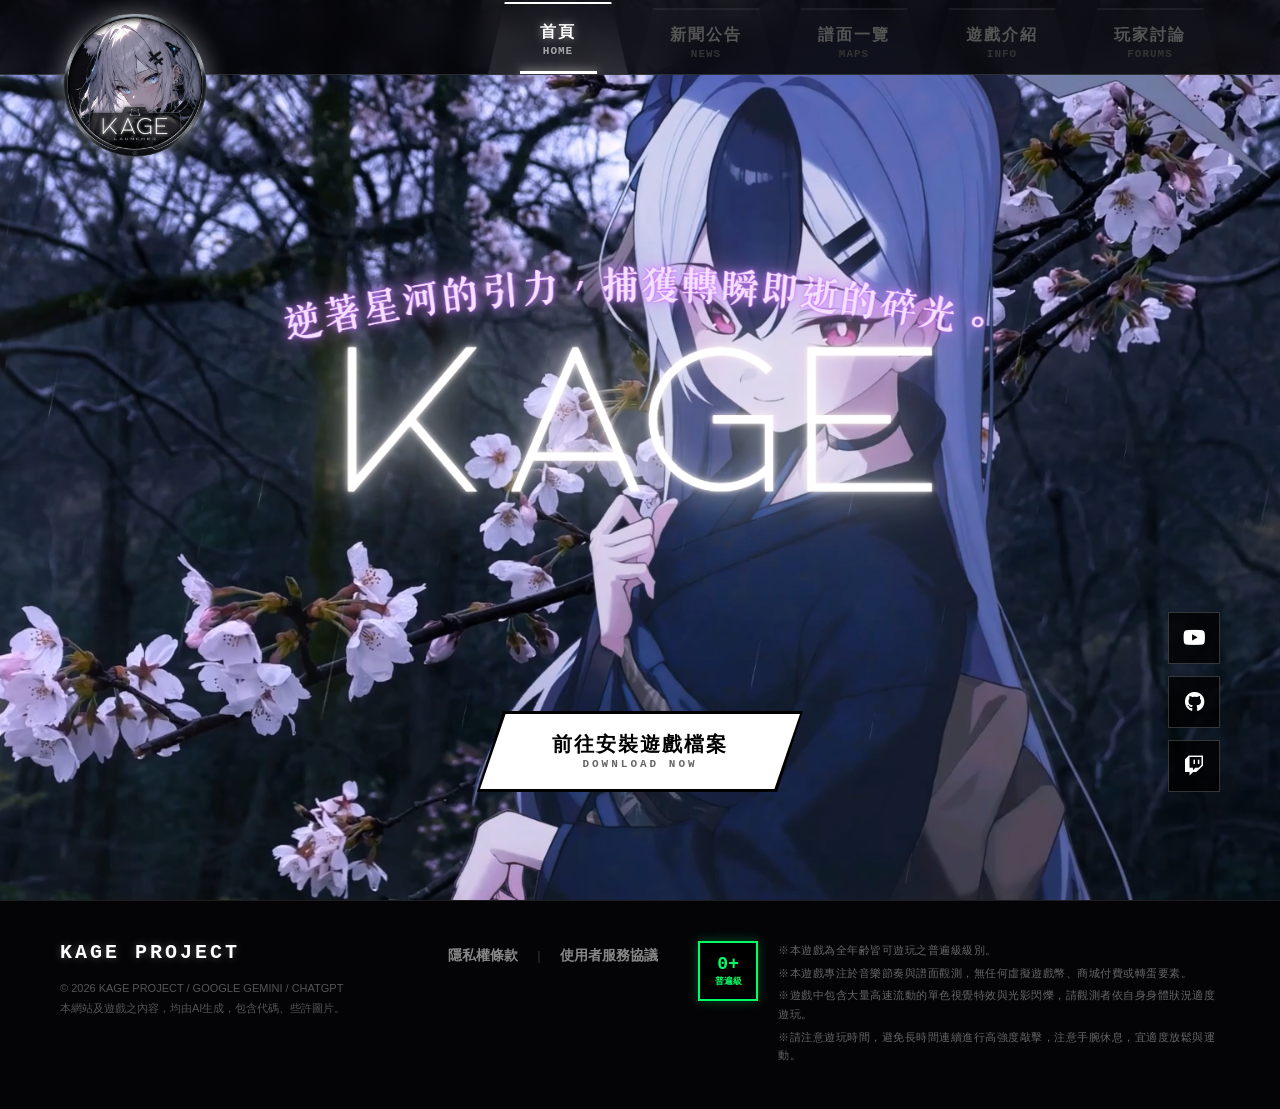
<file: index.html>
<!DOCTYPE html>
<html lang="zh-TW">
<head>
    <meta charset="UTF-8">
    <meta name="viewport" content="width=device-width, initial-scale=1.0">
    <title>KAGE</title>
	<link rel="icon" href="images/4uzsh-pzbi4-001.ico" type="image/x-icon">
    <link rel="stylesheet" href="index.css">
	<link rel="stylesheet" href="https://cdnjs.cloudflare.com/ajax/libs/font-awesome/6.4.0/css/all.min.css">
</head>
<body style="background-image: url('images/bg.png');">
    <div class="main-bg"></div>

    <header class="navbar-container">
        <div class="nav-logo-wrapper">
            <a href="index.html" class="nav-logo-link">
                <img src="images/icon.png" alt="KAGE Icon" class="logo-img">
            </a>
        </div>
        
        <nav class="nav-tabs">
            <a href="index.html" class="nav-item active" data-page="home">
                <span class="nav-sub">首頁</span>
                <span class="nav-text">HOME</span>
            </a>
            <a href="news.html" class="nav-item" data-page="news">
                <span class="nav-sub">新聞公告</span>
                <span class="nav-text">NEWS</span>
            </a>
            <a href="maps.html" class="nav-item" data-page="maps">
                <span class="nav-sub">譜面一覽</span>
                <span class="nav-text">MAPS</span>
            </a>
            <a href="info.html" class="nav-item" data-page="info">
                <span class="nav-sub">遊戲介紹</span>
                <span class="nav-text">INFO</span>
            </a>
			<a href="forums.html" class="nav-item" data-page="forums">
                <span class="nav-sub">玩家討論</span>
                <span class="nav-text">FORUMS</span>
            </a>
        </nav>
    </header>
	
	<main class="hero-container">
        <div class="btn-border-wrapper">
            <a href="https://sites.google.com/view/osufries/html/kage" class="btn-download">
			    <span class="btn-main-text">前往安裝遊戲檔案</span>
                <span class="btn-sub-text">DOWNLOAD NOW</span>
            </a>
        </div>
		
		<!-- 【全新修改】右側：垂直極簡黑白「純圖示」按鈕群組 -->
        <div class="side-social-group">
            <a href="javascript:void(0);" onclick="window.open('https://www.youtube.com/@susfries-osu', '_blank')" class="social-icon-btn" title="YouTube">
                <i class="fa-brands fa-youtube"></i>
            </a>
            <a href="javascript:void(0);" onclick="window.open('https://github.com/rein98111/KAGE', '_blank')" class="social-icon-btn" title="GitHub">
                <i class="fa-brands fa-github"></i>
            </a>
            <a href="javascript:void(0);" onclick="window.open('https://www.twitch.tv/sus_osu', '_blank')" class="social-icon-btn" title="Twitch">
                <i class="fa-brands fa-twitch"></i>
            </a>
        </div>
    </main>
	
	<footer class="site-footer">
        <div class="footer-container">
            
            <div class="footer-left">
                <div class="footer-team-logo">KAGE PROJECT</div>
                <div class="footer-copyright">
                    <p>© 2026 KAGE PROJECT / GOOGLE GEMINI / CHATGPT</p>
                    <p>本網站及遊戲之內容，均由AI生成，包含代碼、些許圖片。</p>
                </div>
            </div>

            <div class="footer-center">
                <div class="footer-links">
                    <a href="#">隱私權條款</a>
                    <span class="footer-link-divider">|</span>
                    <a href="#">使用者服務協議</a>
                </div>
            </div>

            <div class="footer-right">
                <div class="rating-badge-general">
                    <span class="badge-num">0+</span>
                    <span class="badge-text">普遍級</span>
                </div>
                <ul class="warning-list">
                    <li>※本遊戲為全年齢皆可遊玩之普遍級級別。</li>
                    <li>※本遊戲專注於音樂節奏與譜面觀測，無任何虛擬遊戲幣、商城付費或轉蛋要素。</li>
                    <li>※遊戲中包含大量高速流動的單色視覺特效與光影閃爍，請觀測者依自身身體狀況適度遊玩。</li>
                    <li>※請注意遊玩時間，避免長時間連續進行高強度敲擊，注意手腕休息，宜適度放鬆與運動。</li>
                </ul>
            </div>

        </div>
    </footer>

    <script src="index.js"></script>
</body>
</html>
</file>
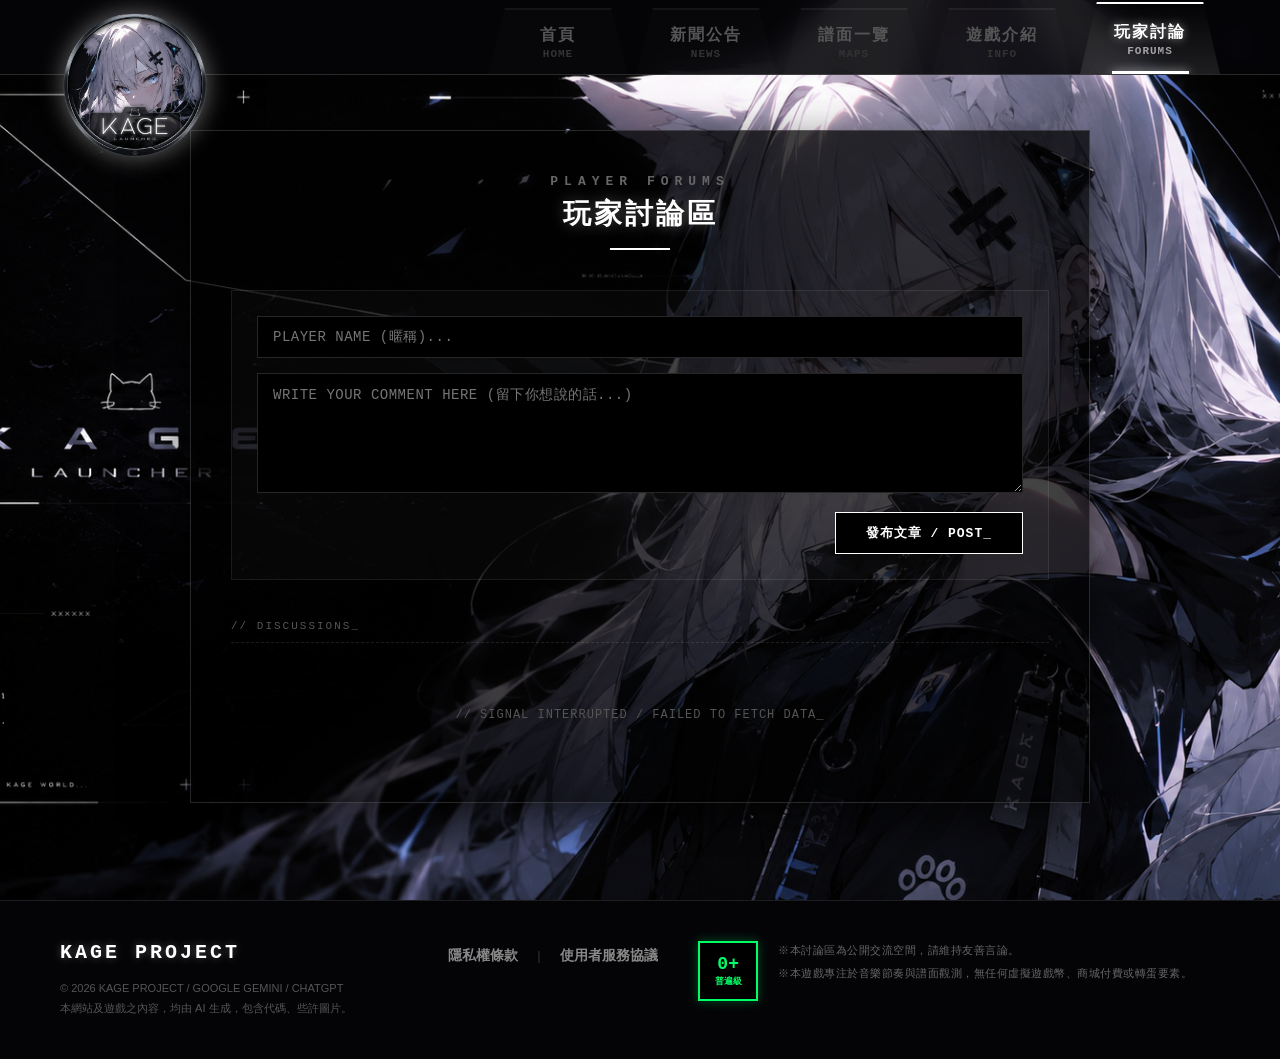
<file: forums.html>
<!DOCTYPE html>
<html lang="zh-TW">
<head>
    <meta charset="UTF-8">
    <meta name="viewport" content="width=device-width, initial-scale=1.0">
    <title>KAGE - 玩家討論區</title>
    <link rel="icon" href="images/4uzsh-pzbi4-001.ico" type="image/x-icon">
    <link rel="stylesheet" href="index.css">
    <link rel="stylesheet" href="forums.css">
</head>
<body style="background-image: url('images/bg2.png');">
    <div class="main-bg"></div>

    <header class="navbar-container">
        <div class="nav-logo-wrapper">
            <a href="index.html" class="nav-logo-link">
                <img src="images/icon.png" alt="KAGE Icon" class="logo-img">
            </a>
        </div>
        
        <nav class="nav-tabs">
            <a href="index.html" class="nav-item" data-page="home">
                <span class="nav-sub">首頁</span>
                <span class="nav-text">HOME</span>
            </a>
            <a href="news.html" class="nav-item" data-page="news">
                <span class="nav-sub">新聞公告</span>
                <span class="nav-text">NEWS</span>
            </a>
            <a href="maps.html" class="nav-item" data-page="maps">
                <span class="nav-sub">譜面一覽</span>
                <span class="nav-text">MAPS</span>
            </a>
            <a href="info.html" class="nav-item" data-page="info">
                <span class="nav-sub">遊戲介紹</span>
                <span class="nav-text">INFO</span>
            </a>
            <a href="forums.html" class="nav-item active" data-page="forums">
                <span class="nav-sub">玩家討論</span>
                <span class="nav-text">FORUMS</span>
            </a>
        </nav>
    </header>

    <main class="forums-container">
        <div class="forums-panel">
            
            <div class="page-title-zone">
                <span class="page-title-en">PLAYER FORUMS</span>
                <h2 class="page-title-zh">玩家討論區</h2>
                <div class="title-underline"></div>
            </div>

            <div class="forum-post-box">
                <div class="input-group">
                    <input type="text" id="post-author" placeholder="PLAYER NAME (暱稱)..." maxlength="20">
                </div>
                <div class="input-group">
                    <textarea id="post-content" placeholder="WRITE YOUR COMMENT HERE (留下你想說的話...)" maxlength="500"></textarea>
                </div>
                <div class="submit-btn-wrapper">
                    <button id="post-submit-btn" onclick="submitPost()">發布文章 / POST_</button>
                </div>
            </div>

            <div class="forum-divider">// DISCUSSIONS_</div>

            <div id="forum-list-container">
                <div class="forum-loading">// LOADING DATA FROM STREAM_</div>
            </div>

        </div>
    </main>

    <footer class="site-footer">
        <div class="footer-container">
            <div class="footer-left">
                <div class="footer-team-logo">KAGE PROJECT</div>
                <div class="footer-copyright">
                    <p>© 2026 KAGE PROJECT / GOOGLE GEMINI / CHATGPT</p>
                    <p>本網站及遊戲之內容，均由 AI 生成，包含代碼、些許圖片。</p>
                </div>
            </div>
            <div class="footer-center">
                <div class="footer-links">
                    <a href="#">隱私權條款</a>
                    <span class="footer-link-divider">|</span>
                    <a href="#">使用者服務協議</a>
                </div>
            </div>
            <div class="footer-right">
                <div class="rating-badge-general">
                    <span class="badge-num">0+</span>
                    <span class="badge-text">普遍級</span>
                </div>
                <ul class="warning-list">
                    <li>※本討論區為公開交流空間，請維持友善言論。</li>
                    <li>※本遊戲專注於音樂節奏與譜面觀測，無任何虛擬遊戲幣、商城付費或轉蛋要素。</li>
                </ul>
            </div>
        </div>
    </footer>

    <script src="forums.js"></script>
</body>
</html>
</file>
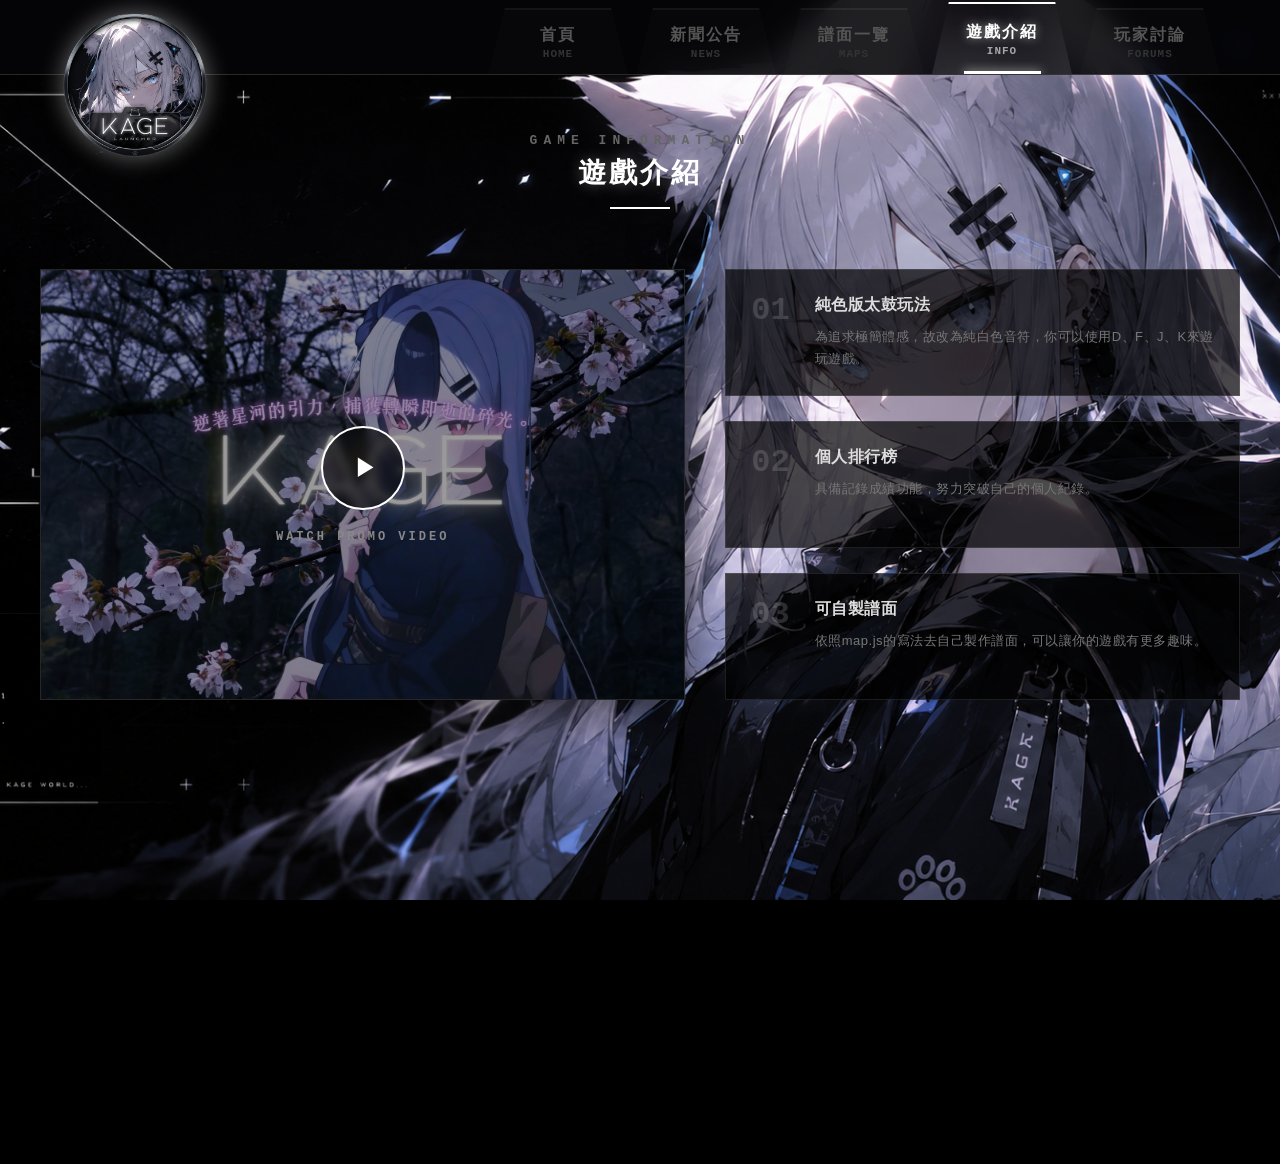
<file: info.html>
<!DOCTYPE html>
<html lang="zh-TW">
<head>
    <meta charset="UTF-8">
    <meta name="viewport" content="width=device-width, initial-scale=1.0">
    <title>KAGE - 遊戲介紹</title>
	<link rel="icon" href="images/4uzsh-pzbi4-001.ico" type="image/x-icon">
    <link rel="stylesheet" href="index.css">
    <link rel="stylesheet" href="info.css">
</head>
<body style="background-image: url('images/bg2.png');">
    <div class="main-bg"></div>

    <header class="navbar-container">
        <div class="nav-logo-wrapper">
            <a href="index.html" class="nav-logo-link">
                <img src="images/icon.png" alt="KAGE Icon" class="logo-img">
            </a>
        </div>
        
        <nav class="nav-tabs">
            <a href="index.html" class="nav-item" data-page="home">
                <span class="nav-sub">首頁</span>
                <span class="nav-text">HOME</span>
            </a>
            <a href="news.html" class="nav-item" data-page="news">
                <span class="nav-sub">新聞公告</span>
                <span class="nav-text">NEWS</span>
            </a>
            <a href="maps.html" class="nav-item" data-page="maps">
                <span class="nav-sub">譜面一覽</span>
                <span class="nav-text">MAPS</span>
            </a>
            <a href="info.html" class="nav-item active" data-page="info">
                <span class="nav-sub">遊戲介紹</span>
                <span class="nav-text">INFO</span>
            </a>
			<a href="forums.html" class="nav-item" data-page="forums">
                <span class="nav-sub">玩家討論</span>
                <span class="nav-text">FORUMS</span>
            </a>
        </nav>
    </header>

    <main class="info-container">
        <div class="page-title-zone">
            <span class="page-title-en">GAME INFORMATION</span>
            <h2 class="page-title-zh">遊戲介紹</h2>
            <div class="title-underline"></div>
        </div>

        <div class="info-layout">
            <section class="video-preview-wrapper" id="open-video-btn">
                <img src="images/bg.png" alt="Video Thumbnail" class="video-thumbnail">
                
                <div class="video-overlay">
                    <div class="play-icon-btn">
                        <span class="play-arrow">▶</span>
                    </div>
                    <span class="video-play-text">WATCH PROMO VIDEO</span>
                </div>
            </section>

            <div class="features-grid">
                <div class="feature-card">
                    <div class="feature-num">01</div>
                    <div class="feature-detail">
                        <h3 class="feature-title">純色版太鼓玩法</h3>
                        <p class="feature-desc">為追求極簡體感，故改為純白色音符，你可以使用D、F、J、K來遊玩遊戲。</p>
                    </div>
                </div>

                <div class="feature-card">
                    <div class="feature-num">02</div>
                    <div class="feature-detail">
                        <h3 class="feature-title">個人排行榜</h3>
                        <p class="feature-desc">具備記錄成績功能，努力突破自己的個人紀錄。</p>
                    </div>
                </div>

                <div class="feature-card">
                    <div class="feature-num">03</div>
                    <div class="feature-detail">
                        <h3 class="feature-title">可自製譜面</h3>
                        <p class="feature-desc">依照map.js的寫法去自己製作譜面，可以讓你的遊戲有更多趣味。</p>
                    </div>
                </div>
            </div>
        </div>
    </main>

    <div class="video-modal-overlay" id="video-lightbox">
        <div class="video-modal-content">
            <div id="video-iframe-container"></div>
        </div>
    </div>

    <footer class="site-footer">
        <div class="footer-container">
            <div class="footer-left">
                <div class="footer-team-logo">KAGE PROJECT</div>
                <div class="footer-copyright">
                    <p>© 2026 KAGE PROJECT / GOOGLE GEMINI / CHATGPT</p>
                    <p>本網站及遊戲之內容，均由 AI 生成，包含代碼、些許圖片。</p>
                </div>
            </div>
            <div class="footer-center">
                <div class="footer-links">
                    <a href="#">隱私權條款</a>
                    <span class="footer-link-divider">|</span>
                    <a href="#">使用者服務協議</a>
                </div>
            </div>
            <div class="footer-right">
                <div class="rating-badge-general">
                    <span class="badge-num">0+</span>
                    <span class="badge-text">普遍級</span>
                </div>
                <ul class="warning-list">
                    <li>※本遊戲為全年齢皆可遊玩之普遍級級別。</li>
                    <li>※本遊戲專注於音樂節奏與譜面觀測，無任何虛擬遊戲幣、商城付費或轉蛋要素。</li>
                    <li>※遊戲中包含大量高速流動的單色視覺特效與光影閃爍，請觀測者依自身身體狀況適度遊玩。</li>
                    <li>※請注意遊玩時間，避免長時間連續進行高強度敲擊，注意手腕休息，宜適度放鬆與運動。</li>
                </ul>
            </div>
        </div>
    </footer>

    <script src="info.js"></script>
</body>
</html>
</file>
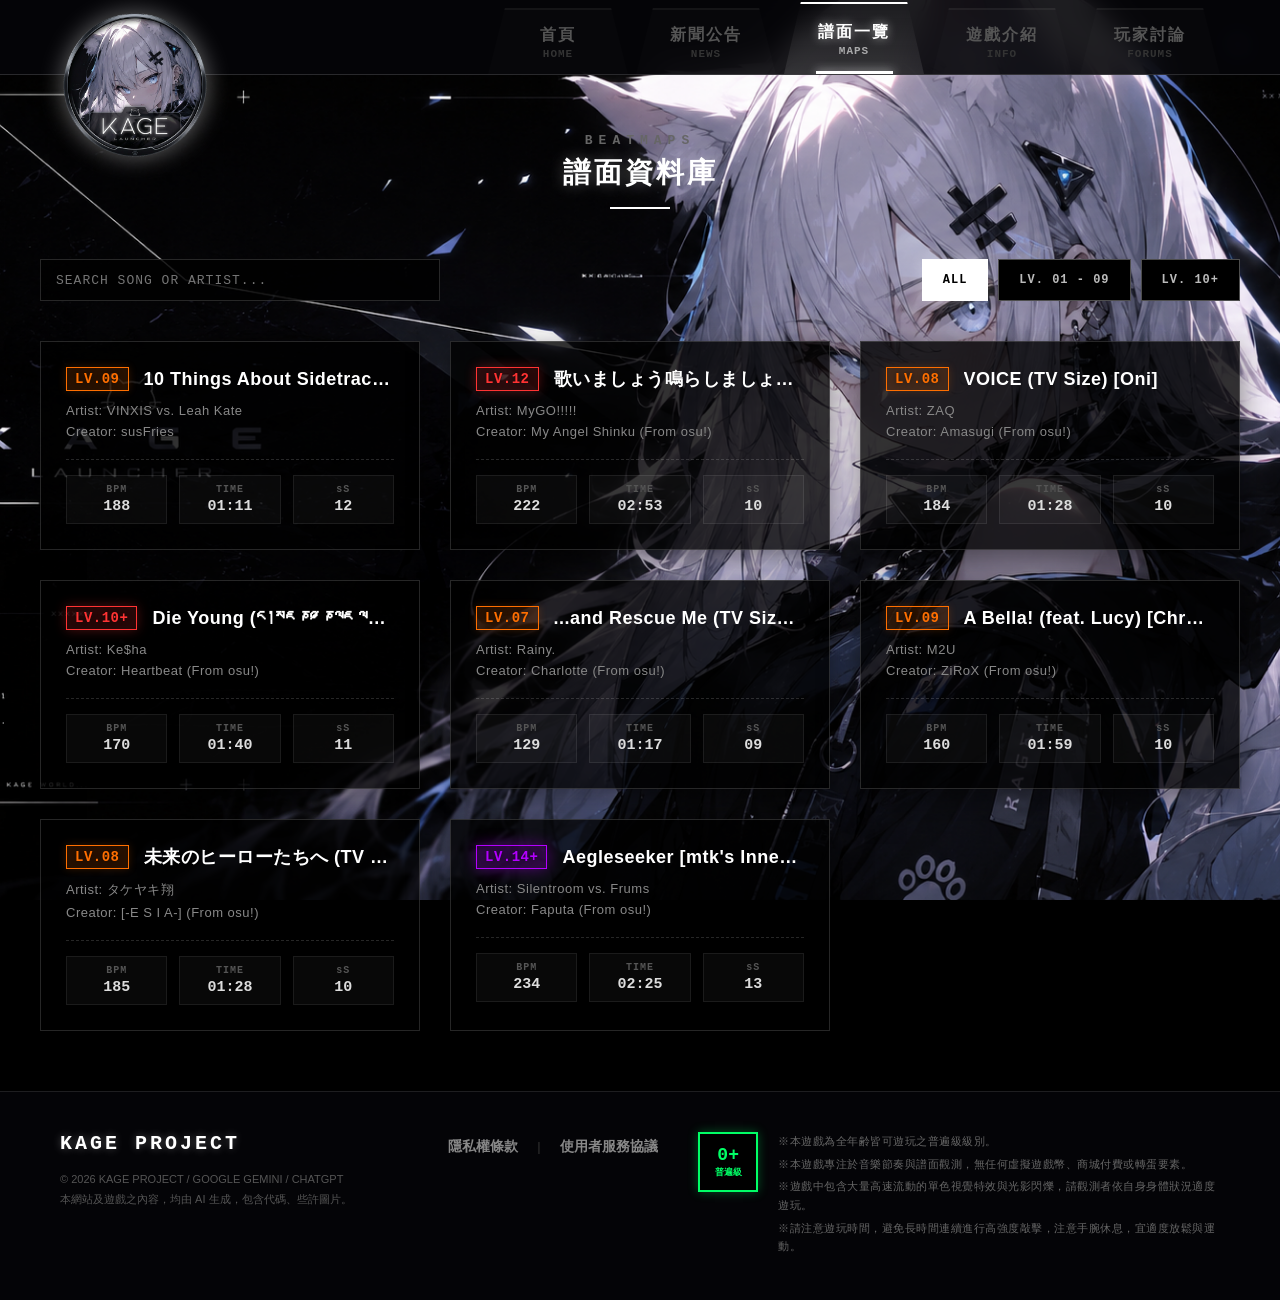
<file: maps.html>
<!DOCTYPE html>
<html lang="zh-TW">
<head>
    <meta charset="UTF-8">
    <meta name="viewport" content="width=device-width, initial-scale=1.0">
    <title>KAGE - 譜面一覽</title>
	<link rel="icon" href="images/4uzsh-pzbi4-001.ico" type="image/x-icon">
    <!-- 引入共用導覽列與頁尾基礎樣式 -->
    <link rel="stylesheet" href="index.css">
    <!-- 引入譜面一覽專屬樣式 -->
    <link rel="stylesheet" href="maps.css">
</head>
<body style="background-image: url('images/bg2.png');">
    <div class="main-bg"></div>

    <header class="navbar-container">
        <div class="nav-logo-wrapper">
            <a href="index.html" class="nav-logo-link">
                <img src="images/icon.png" alt="KAGE Icon" class="logo-img">
            </a>
        </div>
        
        <nav class="nav-tabs">
            <a href="index.html" class="nav-item" data-page="home">
                <span class="nav-sub">首頁</span>
                <span class="nav-text">HOME</span>
            </a>
            <a href="news.html" class="nav-item" data-page="news">
                <span class="nav-sub">新聞公告</span>
                <span class="nav-text">NEWS</span>
            </a>
            <a href="maps.html" class="nav-item active" data-page="maps">
                <span class="nav-sub">譜面一覽</span>
                <span class="nav-text">MAPS</span>
            </a>
            <a href="info.html" class="nav-item" data-page="info">
                <span class="nav-sub">遊戲介紹</span>
                <span class="nav-text">INFO</span>
            </a>
			<a href="forums.html" class="nav-item" data-page="forums">
                <span class="nav-sub">玩家討論</span>
                <span class="nav-text">FORUMS</span>
            </a>
        </nav>
    </header>

    <!-- 譜面頁面主要內容區 -->
    <main class="maps-container">
        <!-- 頁面大標題 -->
        <div class="page-title-zone">
            <span class="page-title-en">BEATMAPS</span>
            <h2 class="page-title-zh">譜面資料庫</h2>
            <div class="title-underline"></div>
        </div>

        <!-- ==========================================================================
           【全新新增】極簡黑白搜尋與篩選控制列
           ========================================================================== -->
        <div class="filter-control-bar">
            <!-- 左側：搜尋輸入框 -->
            <div class="search-wrapper">
                <input type="text" id="map-search-input" placeholder="SEARCH SONG OR ARTIST...">
            </div>
            
            <!-- 右側：難度篩選按鈕群組 -->
            <div class="filter-btn-group">
                <button class="filter-btn active" data-filter="all">ALL</button>
                <button class="filter-btn" data-filter="basic">LV. 01 - 09</button>
                <button class="filter-btn" data-filter="advanced">LV. 10+</button>
            </div>
        </div>

        <!-- 譜面卡片承載容器（由 JS 自動渲染） -->
        <div class="maps-grid" id="maps-list-container"></div>
    </main>

    <!-- 通用 AI 共創頁尾 -->
    <footer class="site-footer">
        <div class="footer-container">
            <div class="footer-left">
                <div class="footer-team-logo">KAGE PROJECT</div>
                <div class="footer-copyright">
                    <p>© 2026 KAGE PROJECT / GOOGLE GEMINI / CHATGPT</p>
                    <p>本網站及遊戲之內容，均由 AI 生成，包含代碼、些許圖片。</p>
                </div>
            </div>
            <div class="footer-center">
                <div class="footer-links">
                    <a href="#">隱私權條款</a>
                    <span class="footer-link-divider">|</span>
                    <a href="#">使用者服務協議</a>
                </div>
            </div>
            <div class="footer-right">
                <div class="rating-badge-general">
                    <span class="badge-num">0+</span>
                    <span class="badge-text">普遍級</span>
                </div>
                <ul class="warning-list">
                    <li>※本遊戲為全年齢皆可遊玩之普遍級級別。</li>
                    <li>※本遊戲專注於音樂節奏與譜面觀測，無任何虛擬遊戲幣、商城付費或轉蛋要素。</li>
                    <li>※遊戲中包含大量高速流動的單色視覺特效與光影閃爍，請觀測者依自身身體狀況適度遊玩。</li>
                    <li>※請注意遊玩時間，避免長時間連續進行高強度敲擊，注意手腕休息，宜適度放鬆與運動。</li>
                </ul>
            </div>
        </div>
    </footer>

    <!-- 載入譜面頁面專屬腳本 -->
    <script src="maps.js"></script>
</body>
</html>
</file>
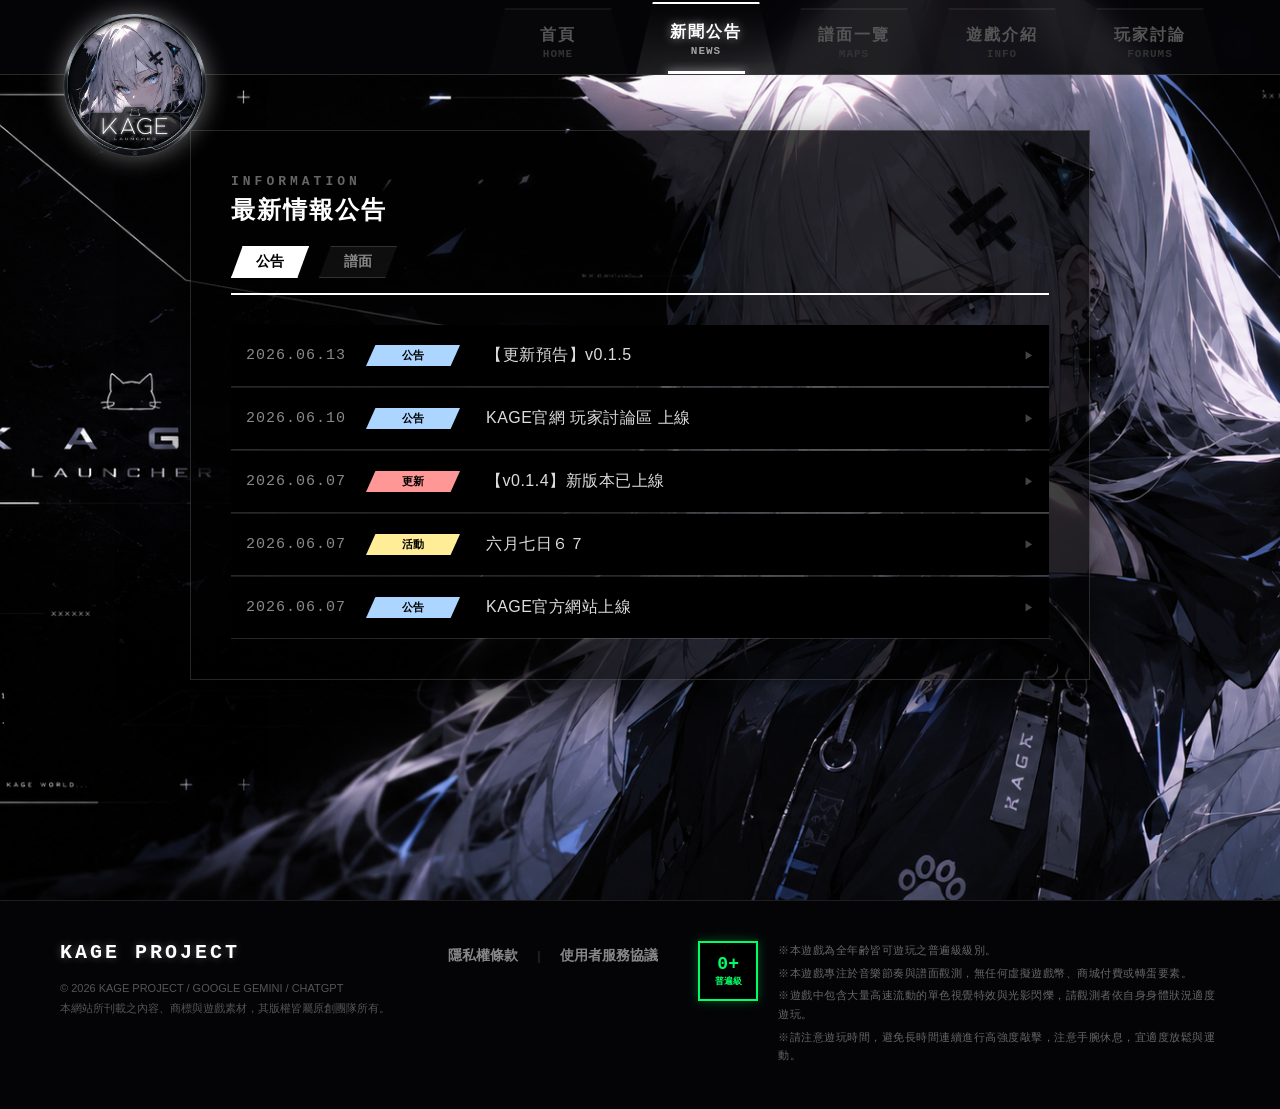
<file: news.html>
<!DOCTYPE html>
<html lang="zh-TW">
<head>
    <meta charset="UTF-8">
    <meta name="viewport" content="width=device-width, initial-scale=1.0">
    <title>KAGE - 新聞公告</title>
	<link rel="icon" href="images/4uzsh-pzbi4-001.ico" type="image/x-icon">
    <!-- 1. 先引入共用的導覽列與全局基礎樣式 -->
    <link rel="stylesheet" href="index.css">
    <!-- 2. 再引入新聞頁面專屬的排版樣式 -->
    <link rel="stylesheet" href="news.css">
</head>
<body style="background-image: url('images/bg2.png');">
    <div class="main-bg"></div>

    <header class="navbar-container">
        <div class="nav-logo-wrapper">
            <a href="index.html" class="nav-logo-link">
                <img src="images/icon.png" alt="KAGE Icon" class="logo-img">
            </a>
        </div>
        
        <nav class="nav-tabs">
            <a href="index.html" class="nav-item" data-page="home">
                <span class="nav-sub">首頁</span>
                <span class="nav-text">HOME</span>
            </a>
            <a href="news.html" class="nav-item active" data-page="news">
                <span class="nav-sub">新聞公告</span>
                <span class="nav-text">NEWS</span>
            </a>
            <a href="maps.html" class="nav-item" data-page="maps">
                <span class="nav-sub">譜面一覽</span>
                <span class="nav-text">MAPS</span>
            </a>
            <a href="info.html" class="nav-item" data-page="info">
                <span class="nav-sub">遊戲介紹</span>
                <span class="nav-text">INFO</span>
            </a>
			<a href="forums.html" class="nav-item" data-page="forums">
                <span class="nav-sub">玩家討論</span>
                <span class="nav-text">FORUMS</span>
            </a>
        </nav>
    </header>

    <main class="news-container">
        <div class="news-panel">
            <div class="panel-header">
                <span class="panel-title-en">INFORMATION</span>
                <h2 class="panel-title-zh">最新情報公告</h2>
                
                <div class="panel-tabs">
                    <button class="panel-tab-btn active" data-tab="announcement">公告</button>
                    <button class="panel-tab-btn" data-tab="chart">譜面</button>
                </div>
            </div>

            <div class="news-list-group active" id="tab-announcement"></div>

            <div class="news-list-group" id="tab-chart"></div>

        </div>
    </main>
	
	<footer class="site-footer">
        <div class="footer-container">
            
            <div class="footer-left">
                <div class="footer-team-logo">KAGE PROJECT</div>
                <div class="footer-copyright">
                    <p>© 2026 KAGE PROJECT / GOOGLE GEMINI / CHATGPT</p>
                    <p>本網站所刊載之內容、商標與遊戲素材，其版權皆屬原創團隊所有。</p>
                </div>
            </div>

            <div class="footer-center">
                <div class="footer-links">
                    <a href="#">隱私權條款</a>
                    <span class="footer-link-divider">|</span>
                    <a href="#">使用者服務協議</a>
                </div>
            </div>

            <div class="footer-right">
                <div class="rating-badge-general">
                    <span class="badge-num">0+</span>
                    <span class="badge-text">普遍級</span>
                </div>
                <ul class="warning-list">
                    <li>※本遊戲為全年齢皆可遊玩之普遍級級別。</li>
                    <li>※本遊戲專注於音樂節奏與譜面觀測，無任何虛擬遊戲幣、商城付費或轉蛋要素。</li>
                    <li>※遊戲中包含大量高速流動的單色視覺特效與光影閃爍，請觀測者依自身身體狀況適度遊玩。</li>
                    <li>※請注意遊玩時間，避免長時間連續進行高強度敲擊，注意手腕休息，宜適度放鬆與運動。</li>
                </ul>
            </div>

        </div>
    </footer>

    <!-- 3. 改為載入新聞頁面專屬的動態腳本 -->
    <script src="news.js"></script>
</body>
</html>
</file>
<file: index.css>
/* ==========================================================================
   1. 全局基礎樣式與背景
   ========================================================================== */
body, html {
    margin: 0;
    padding: 0;
    width: 100%;
    min-height: 100vh;
    background-color: #000000;
    font-family: "Microsoft JhengHei", sans-serif;
    color: #ffffff;
}

body {
    /* 讓 HTML 傳進來的背景圖固定在螢幕 */
    background-attachment: fixed;
    background-position: center center;
    background-repeat: no-repeat;
    background-size: cover; 

    /* ==========================================================================
       【核心新增】強迫 body 變成垂直 Flex 容器
       ========================================================================== */
    display: flex;
    flex-direction: column;
}

/* ==========================================================================
   全新修訂：極簡高對比黑白梯形導覽列 (Navbar)
   ========================================================================== */
.navbar-container {
    position: fixed;
    top: 0;
    left: 0;
    width: 100%;
    height: 75px;
    display: flex;
    justify-content: space-between;
    align-items: center;
    padding: 0 60px;
    box-sizing: border-box;
    /* 1. 改為極深純黑背景，並帶有一點點透明度與毛玻璃 */
    background: rgba(5, 5, 8, 0.9); 
    /* 2. 邊框改成低調的半透明純白線條 */
    border-bottom: 1px solid rgba(255, 255, 255, 0.15);
    backdrop-filter: blur(12px);
    -webkit-backdrop-filter: blur(12px);
    z-index: 9999;
}

/* 左側 Logo 容器 */
.nav-logo {
    display: flex;
    align-items: center;
    height: 100%;
}

/* 左側 Logo 的外層固定容器 */
.nav-logo-wrapper {
    position: relative;
    width: 100px;  /* 給予一個固定的寬度撐開空間，避免大圖片擠壓到右邊分頁 */
    height: 100%;
}

/* Logo 點擊連結與定位 */
.nav-logo-link {
    position: absolute;
    top: 0;
    left: 0;
    display: block;
    height: auto;
    z-index: 10000; /* 確保圖片永遠浮在導覽列底線的上方 */
}

/* 【核心修改】讓 Icon 變大並溢出導覽列 */
.logo-img {
    height: 150px;       /* 1. 放大高度（原為45px），直接超越導覽列的 75px */
    width: auto;
    object-fit: contain;
    
    /* 2. 稍微往上移一點點（例如 -5px），可以讓它向下突出的層次感更好看 */
    transform: translateY(10px); 
    
    /* 3. 沿用你的黑白黑風格光暈 */
    filter: drop-shadow(0 0 12px rgba(255, 255, 255, 0.4)); 
    transition: transform 0.3s cubic-bezier(0.25, 0.8, 0.25, 1);
}

/* 右側分頁群組 */
.nav-tabs {
    display: flex;
    height: 100%;
    align-items: flex-end;
}

/* 單個分頁基礎樣式（微調基礎高度，讓上下排列更舒適） */
.nav-item {
    position: relative;
    display: flex;
    flex-direction: column;
    justify-content: center;
    align-items: center;
    width: 140px;
    height: 64px; /* 基礎高度從 58px 提高到 64px */
    margin-left: 8px;
    text-decoration: none;
    cursor: pointer;
    transition: all 0.3s cubic-bezier(0.25, 0.8, 0.25, 1);
    
    clip-path: polygon(12% 0%, 88% 0%, 100% 100%, 0% 100%);
    background: rgba(255, 255, 255, 0.01);
    border-top: 2px solid rgba(255, 255, 255, 0.05);
}

/* 【修改】現在英文在下方，變成副標題 */
.nav-item .nav-text {
    font-family: 'Courier New', monospace;
    font-size: 11px;          /* 縮小英文字體 */
    font-weight: bold;
    color: #333333;          /* 比中文更暗一點的深灰，襯托層次 */
    letter-spacing: 1px;
    transition: all 0.3s;
}

/* 【修改】現在中文在上方，變成主標題（放大） */
.nav-item .nav-sub {
    font-size: 16px;          /* 放大中文字體 */
    font-weight: bold;        /* 加上粗體顯得大氣 */
    color: #555555;          /* 未選中時是一樣的深灰色 */
    letter-spacing: 2px;      /* 讓中文字稍微撐開一點，很有字體設計感 */
    margin-bottom: 2px;       /* 跟下方英文保持微小間距 */
    transition: all 0.3s;
}

/* ==========================================================================
   狀態觸發（Hover & Active）- 純白高亮效果
   ========================================================================== */

/* 滑鼠懸停（Hover）：向上微幅伸展 */
.nav-item:hover {
    background: rgba(255, 255, 255, 0.05);
    border-top: 2px solid rgba(255, 255, 255, 0.3);
    height: 70px; /* Hover 時一樣對應抽高 */
}
.nav-item:hover .nav-sub {
    color: #bbbbbb; /* 中文變亮 */
}
.nav-item:hover .nav-text {
    color: #777777; /* 英文稍微變亮 */
}

/* 當前激活選中（Active） */
.nav-item.active {
    background: linear-gradient(to top, rgba(255, 255, 255, 0.1), rgba(255, 255, 255, 0.001));
    border-top: 2px solid #ffffff;
    height: 70px;
}
.nav-item.active .nav-sub {
    color: #ffffff; /* 中文點亮成純白 */
    text-shadow: 0 0 10px rgba(255, 255, 255, 0.5);
}
.nav-item.active .nav-text {
    color: #ffffff; /* 英文點亮成純白 */
    opacity: 0.6;   /* 讓英文帶點透明度，視覺上更有高級感 */
}

/* Active 狀態下的純白發光短底線 */
.nav-item.active::after {
    content: "";
    position: absolute;
    bottom: 0;
    width: 55%;
    height: 3px;
    background: #ffffff;
    box-shadow: 0 0 10px rgba(255, 255, 255, 0.8);
}

/* ==========================================================================
   5. 首頁核心內容與雙層斜切大按鈕（保證 100% 顯示粗黑外框）
   ========================================================================== */

/* 滿版容器：負責將按鈕固定在網頁中間偏下方 */
.hero-container {
    display: flex;
    justify-content: center;
    align-items: flex-end; 
    width: 100%;
    min-height: 100vh; 
    box-sizing: border-box;
    padding-bottom: 12vh; 
}

/* 【核心新增】黑框外層：利用 padding 大小來決定邊框粗細（這裡設 3px 就是 3px 粗框） */
.btn-border-wrapper {
    background: #000000;   /* 純黑外框底色 */
    padding: 3px;          /* 精準控制四周外框都是 3px 粗 */
    
    /* 與內層相同的斜切平行四邊形 */
    clip-path: polygon(8% 0%, 100% 0%, 92% 100%, 0% 100%);
    
    /* 淡淡的環境白色暈光，讓黑框在全黑背景中也能被看見 */
    filter: drop-shadow(0 0 15px rgba(255, 255, 255, 0.2));
    transition: all 0.3s cubic-bezier(0.25, 0.8, 0.25, 1);
}

/* 內層：白色按鈕本體 */
.btn-download {
    display: flex;
    flex-direction: column;
    justify-content: center;
    align-items: center;
    width: 320px;          
    height: 75px;
    text-decoration: none;
    cursor: pointer;
    background: #ffffff;   /* 純白底色 */
    
    /* 內層也要切，這樣兩層疊加才會完美平行 */
    clip-path: polygon(8% 0%, 100% 0%, 92% 100%, 0% 100%);
    transition: all 0.3s cubic-bezier(0.25, 0.8, 0.25, 1);
}

/* 按鈕內：中文主標題 */
.btn-download .btn-main-text {
    font-size: 20px;       
    font-weight: 900;      
    color: #000000;       
    letter-spacing: 2px;
}

/* 按鈕內：英文副標題 */
.btn-download .btn-sub-text {
    font-family: 'Courier New', monospace;
    font-size: 11px;
    font-weight: bold;
    color: #666666;       
    letter-spacing: 3px;
    margin-bottom: 2px;
}

/* ==========================================================================
   滑鼠懸停互動（Hover）- 針對雙層結構優化
   ========================================================================== */

/* 當滑鼠移入時，外框層整體往上飄，且外框顏色從「純黑」變成「純白」 */
.btn-border-wrapper:hover {
    background: #ffffff;   /* 外框變成純白 */
    transform: translateY(-5px); 
    filter: drop-shadow(0 0 25px rgba(255, 255, 255, 0.6));
}

/* 當滑鼠移入時，內層按鈕從「純白」變成「純黑」，文字變白色（完美反相） */
.btn-border-wrapper:hover .btn-download {
    background: #000000;   
}

.btn-border-wrapper:hover .btn-main-text {
    color: #ffffff;        
    text-shadow: 0 0 8px rgba(255, 255, 255, 0.5);
}

.btn-border-wrapper:hover .btn-sub-text {
    color: #bbbbbb;        
}

/* ==========================================================================
   7. 官方網站通用頁尾樣式 (Footer)
   ========================================================================== */
.site-footer {
    width: 100%;
    background: rgba(5, 5, 8, 0.95); /* 與導覽列呼應的極深黑 */
    border-top: 1px solid rgba(255, 255, 255, 0.1); /* 頂部低調細白線 */
    padding: 40px 60px;
    box-sizing: border-box;
    position: relative;
    z-index: 100;
/* ==========================================================================
       【修改】去掉原本固定的 margin-top，改為自動推擠
       ========================================================================== */
    margin-top: auto; /* 當上方內容不夠多時，這行會自動把 footer 推到最底 */
    padding-top: 40px;
}

/* 頁尾三欄式排版容器 */
.footer-container {
    max-width: 1400px;
    margin: 0 auto;
    display: flex;
    justify-content: space-between;
    align-items: flex-start;
    gap: 40px;
}

/* --------------------------------------------------------------------------
   【左側欄】工作室與版權
   -------------------------------------------------------------------------- */
.footer-left {
    display: flex;
    flex-direction: column;
    gap: 15px;
    flex: 1;
}

.footer-team-logo {
    font-family: 'Courier New', monospace;
    font-size: 20px;
    font-weight: 900;
    color: #ffffff;
    letter-spacing: 3px;
    text-shadow: 0 0 8px rgba(255, 255, 255, 0.3);
}

.footer-copyright {
    font-size: 11px;
    color: #555555; /* 低調深灰字 */
    line-height: 1.8;
}

.footer-copyright p {
    margin: 0;
}

/* --------------------------------------------------------------------------
   【中間欄】條款連結
   -------------------------------------------------------------------------- */
.footer-center {
    display: flex;
    justify-content: center;
    align-items: center;
    padding-top: 5px;
}

.footer-links a {
    color: #888888;
    font-size: 14px;
    font-weight: bold;
    text-decoration: none;
    transition: color 0.25s ease;
}

.footer-links a:hover {
    color: #ffffff;
    text-shadow: 0 0 5px rgba(255, 255, 255, 0.5);
}

.footer-link-divider {
    color: #333333;
    margin: 0 15px;
    font-size: 13px;
}

/* --------------------------------------------------------------------------
   【右側欄】遊戲分級與警語（修正為普遍級樣式）
   -------------------------------------------------------------------------- */
.footer-right {
    display: flex;
    align-items: flex-start;
    gap: 20px;
    flex: 1.5;
    max-width: 600px;
}

/* 台灣普遍級標章：進化為硬核科技螢光綠風 */
.rating-badge-general {
    width: 56px;
    height: 56px;
    /* ==========================================================================
       【修改】將邊框與文字改為極具科技感的螢光綠，並加上微弱的綠色發光
       ========================================================================== */
    border: 2px solid #00ff66; /* 普遍級標準科技綠 */
    background: #000000;       /* 維持純黑底襯托高對比 */
    display: flex;
    flex-direction: column;
    justify-content: center;
    align-items: center;
    flex-shrink: 0;
    box-shadow: 0 0 10px rgba(0, 255, 102, 0.3); /* 綠色環境暈光 */
}

.rating-badge-general .badge-num {
    font-family: 'Courier New', monospace;
    font-size: 18px;
    font-weight: 900;
    color: #00ff66; /* 數字變綠色 */
    line-height: 1;
}

.rating-badge-general .badge-text {
    font-size: 9px;
    font-weight: bold;
    color: #00ff66; /* 文字變綠色 */
    margin-top: 2px;
}

/* 警語列表樣式 */
.warning-list {
    margin: 0;
    padding: 0;
    list-style: none;
}

.warning-list li {
    font-size: 11px;
    color: #666666; /* 偏暗的警語文字，避免喧賓奪主 */
    line-height: 1.7;
    margin-bottom: 4px;
    letter-spacing: 0.5px;
}

/* ==========================================================================
   【全新修正】首頁右側垂直極簡黑白「純圖示」按鈕群組
   ========================================================================== */

/* 右側按鈕群組定位外殼 */
.side-social-group {
    position: absolute;
    right: 60px;       /* 與導覽列兩側對齊 */
    bottom: 12vh;      /* 與中間下載按鈕等高平齊 */
    display: flex;
    flex-direction: column;
    gap: 12px;         /* 圖示按鈕之間的緊密間距 */
    z-index: 10;
}

/* 單個圖示按鈕基礎：極簡黑底、低調細白邊正方形 */
.social-icon-btn {
    display: flex;
    justify-content: center;
    align-items: center;
    width: 50px;       /* 精緻的 50x50 正方形 */
    height: 50px;
    background: rgba(0, 0, 0, 0.8); /* 預設純黑底 */
    border: 1px solid rgba(255, 255, 255, 0.2); /* 淡淡的白邊框 */
    text-decoration: none;
    cursor: pointer;
    transition: all 0.25s cubic-bezier(0.25, 0.8, 0.25, 1);
}

/* 圖示本體樣式 */
.social-icon-btn i {
    font-size: 20px;   /* 圖示大小比例適中 */
    color: #ffffff;    /* 預設純白圖示 */
    transition: transform 0.25s ease, color 0.25s ease;
}

/* ==========================================================================
   滑鼠懸停互動（Hover）- 完美黑白反相與向左滑出特效
   ========================================================================== */

.social-icon-btn:hover {
    background: #ffffff; /* 懸停時底色翻轉為純白 */
    border-color: #ffffff;
    transform: translateX(-5px); /* 微幅向左探出 */
    box-shadow: 0 0 15px rgba(255, 255, 255, 0.5); /* 純白環境光暈 */
}

/* 懸停時，圖示本體翻轉為純黑色 */
.social-icon-btn:hover i {
    color: #000000;
    transform: scale(1.1); /* 圖示微微放大，增加動態回饋 */
}
</file>
<file: forums.css>
/* ==========================================================================
   玩家討論區頁面專屬樣式 (forums.css)
   ========================================================================== */

/* 主體包裹容器 */
.forums-container {
    display: flex;
    justify-content: center;
    align-items: flex-start;
    width: 100%;
    min-height: 100vh;
    box-sizing: border-box;
    padding: 130px 20px 60px 20px; 
}

/* 半透明極簡黑科技控制面板 */
.forums-panel {
    width: 100%;
    max-width: 900px; 
    background: rgba(0, 0, 0, 0.75); 
    border: 1px solid rgba(255, 255, 255, 0.15); 
    padding: 40px;
    box-sizing: border-box;
    box-shadow: 0 20px 50px rgba(0, 0, 0, 0.8);
}

/* 頁面頂部大標題區塊 */
.page-title-zone {
    text-align: center;
    margin-bottom: 40px;
}

.page-title-en {
    font-family: 'Courier New', monospace;
    font-size: 13px;
    font-weight: bold;
    color: #666666;
    letter-spacing: 6px;
}

.page-title-zh {
    font-size: 28px;
    font-weight: bold;
    color: #ffffff;
    margin: 6px 0 0 0;
    letter-spacing: 3px;
    text-shadow: 0 0 15px rgba(255, 255, 255, 0.3);
}

.title-underline {
    width: 60px;
    height: 2px;
    background: #ffffff;
    margin: 15px auto 0 auto;
}

/* ==========================================================================
   發文輸入區樣式
   ========================================================================== */
.forum-post-box {
    background: rgba(255, 255, 255, 0.02);
    border: 1px solid rgba(255, 255, 255, 0.08);
    padding: 25px;
    margin-bottom: 40px;
    display: flex;
    flex-direction: column;
    gap: 15px;
}

.input-group input, 
.input-group textarea {
    width: 100%;
    background: #000000;
    border: 1px solid rgba(255, 255, 255, 0.15);
    color: #ffffff;
    padding: 12px 15px;
    box-sizing: border-box;
    font-family: 'Courier New', "Microsoft JhengHei", sans-serif;
    font-size: 14px;
    letter-spacing: 0.5px;
    transition: all 0.3s ease;
}

.input-group input:focus, 
.input-group textarea:focus {
    outline: none;
    border-color: #ffffff;
    box-shadow: 0 0 10px rgba(255, 255, 255, 0.15);
}

.input-group input {
    height: 42px;
}

.input-group textarea {
    height: 120px;
    resize: vertical;
}

/* 發布按鈕 */
.submit-btn-wrapper {
    display: flex;
    justify-content: flex-end;
}

#post-submit-btn {
    height: 42px;
    padding: 0 30px;
    background: #000000;
    border: 1px solid #ffffff;
    color: #ffffff;
    font-family: 'Courier New', monospace;
    font-size: 13px;
    font-weight: bold;
    letter-spacing: 1px;
    cursor: pointer;
    transition: all 0.25s cubic-bezier(0.25, 0.8, 0.25, 1);
}

#post-submit-btn:hover {
    background: #ffffff;
    color: #000000;
    box-shadow: 0 0 15px rgba(255, 255, 255, 0.4);
}

#post-submit-btn:disabled {
    background: #222222;
    border-color: #444444;
    color: #666666;
    cursor: not-allowed;
    box-shadow: none;
}

/* 分隔裝飾 */
.forum-divider {
    font-family: 'Courier New', monospace;
    font-size: 11px;
    color: #555555;
    letter-spacing: 2px;
    margin-bottom: 25px;
    border-bottom: 1px dashed rgba(255, 255, 255, 0.1);
    padding-bottom: 10px;
}

/* ==========================================================================
   文章卡片列表樣式
   ========================================================================== */
#forum-list-container {
    display: flex;
    flex-direction: column;
    gap: 16px;
}

.forum-card {
    border: 1px solid rgba(255, 255, 255, 0.1);
    background: rgba(0, 0, 0, 0.4);
    padding: 20px 25px;
    transition: border-color 0.25s ease;
}

.forum-card:hover {
    border-color: rgba(255, 255, 255, 0.3);
}

.forum-meta {
    display: flex;
    justify-content: space-between;
    align-items: center;
    margin-bottom: 12px;
}

.forum-author {
    font-family: 'Courier New', "Microsoft JhengHei", sans-serif;
    font-weight: bold;
    font-size: 14px;
    color: #ffffff;
}

.forum-date {
    font-family: 'Courier New', monospace;
    font-size: 11px;
    color: #555555;
}

.forum-content {
    font-size: 14px;
    color: #cccccc;
    line-height: 1.6;
    margin: 0;
    white-space: pre-wrap; /* 支援換行符號 */
    word-break: break-all;
}

/* 狀態提示語 */
.forum-loading, .forum-empty {
    text-align: center;
    padding: 40px 0;
    font-family: 'Courier New', monospace;
    font-size: 12px;
    color: #555555;
    letter-spacing: 1px;
}
</file>
<file: info.css>
/* ==========================================================================
   遊戲介紹頁面專屬樣式 (info.css)
   ========================================================================== */

.info-container {
    width: 100%;
    box-sizing: border-box;
    /* ==========================================================================
       【關鍵修改】將底部 padding 從 60px 提高到 25vh (螢幕高度的 25%)
       這樣能確保網頁有空間可以往下滑動，觸發滾輪事件！
       ========================================================================== */
    padding: 130px 40px 25vh 40px;
    max-width: 1400px;
    margin: 0 auto;
}

.page-title-zone {
    text-align: center;
    margin-bottom: 60px;
}

.page-title-en {
    font-family: 'Courier New', monospace;
    font-size: 13px;
    font-weight: bold;
    color: #666666;
    letter-spacing: 6px;
}

.page-title-zh {
    font-size: 28px;
    font-weight: bold;
    color: #ffffff;
    margin: 6px 0 0 0;
    letter-spacing: 3px;
    text-shadow: 0 0 15px rgba(255, 255, 255, 0.3);
}

.title-underline {
    width: 60px;
    height: 2px;
    background: #ffffff;
    margin: 15px auto 0 auto;
}

/* 左右佈局 */
.info-layout {
    display: flex;
    gap: 40px;
    align-items: stretch; /* 讓左右兩邊等高，排版更好看 */
}

.features-grid {
    flex: 1.2;
    display: flex;
    flex-direction: column;
    gap: 25px;
}

/* ==========================================================================
   【左側】YouTube 影片預覽封面外殼
   ========================================================================== */
.video-preview-wrapper {
    flex: 1.5;
    position: relative;
    background: #000000;
    border: 1px solid rgba(255, 255, 255, 0.15);
    overflow: hidden;
    cursor: pointer;
    display: flex;
    align-items: center;
    justify-content: center;
    min-height: 400px;
    box-shadow: 0 15px 40px rgba(0, 0, 0, 0.6);
    transition: border-color 0.3s ease, box-shadow 0.3s ease;
}

/* 預覽縮圖 */
.video-thumbnail {
    width: 100%;
    height: 100%;
    object-fit: cover;
    position: absolute;
    top: 0;
    left: 0;
    opacity: 0.6; /* 讓底圖稍微暗化，凸顯正中央的播放鈕 */
    transition: transform 0.5s ease, opacity 0.3s ease;
}

/* 遮罩層與排版 */
.video-overlay {
    position: relative;
    z-index: 5;
    display: flex;
    flex-direction: column;
    align-items: center;
    gap: 20px;
}

/* 核心：硬核科幻風純黑白高對比播放按鈕 */
.play-icon-btn {
    width: 80px;
    height: 80px;
    border: 2px solid #ffffff;
    border-radius: 50%;
    display: flex;
    align-items: center;
    justify-content: center;
    background: rgba(0, 0, 0, 0.6);
    backdrop-filter: blur(4px);
    transition: all 0.3s cubic-bezier(0.25, 0.8, 0.25, 1);
}

.play-arrow {
    color: #ffffff;
    font-size: 24px;
    margin-left: 6px; /* 微調三角形正中心視覺差 */
    transition: color 0.3s ease, transform 0.3s ease;
}

.video-play-text {
    font-family: 'Courier New', monospace;
    font-size: 12px;
    font-weight: bold;
    color: #888888;
    letter-spacing: 3px;
    transition: color 0.3s ease, text-shadow 0.3s ease;
}

/* 懸停互動（Hover）特效 */
.video-preview-wrapper:hover {
    border-color: #ffffff;
    box-shadow: 0 15px 40px rgba(255, 255, 255, 0.1);
}

.video-preview-wrapper:hover .video-thumbnail {
    transform: scale(1.03); /* 縮圖微微放大 */
    opacity: 0.7;
}

.video-preview-wrapper:hover .play-icon-btn {
    background: #ffffff; /* 按鈕整個變成純白 */
    box-shadow: 0 0 20px rgba(255, 255, 255, 0.6);
    transform: scale(1.08);
}

.video-preview-wrapper:hover .play-arrow {
    color: #000000; /* 箭頭變成黑色反過來 */
}

.video-preview-wrapper:hover .video-play-text {
    color: #ffffff;
    text-shadow: 0 0 8px rgba(255, 255, 255, 0.5);
}

/* ==========================================================================
   【彈出燈箱】滿版淡入與中央純白邊框影片
   ========================================================================== */
.video-modal-overlay {
    position: fixed;
    top: 0;
    left: 0;
    width: 100vw;
    height: 100vh;
    background: rgba(0, 0, 0, 0.9); /* 超深黑高透明背景罩 */
    z-index: 2000;
    display: flex;
    align-items: center;
    justify-content: center;
    
    /* 核心：預設為透明、不可點擊，用來做淡入動畫 */
    opacity: 0;
    pointer-events: none;
    transition: opacity 0.4s ease;
}

/* 當 JS 賦予 .active 狀態時，優雅淡入 */
.video-modal-overlay.active {
    opacity: 1;
    pointer-events: auto;
}

/* 影片內容容器外殼 */
.video-modal-content {
    width: 85%;
    max-width: 960px;
    aspect-ratio: 16 / 9; /* 強制保持 16:9 電影級黃金比例 */
    background: #000000;
    
    /* ==========================================================================
       【要求】加上精緻的純白邊框與發光特效
       ========================================================================== */
    border: 3px solid #ffffff; 
    box-shadow: 0 0 30px rgba(255, 255, 255, 0.25);
    
    /* 動態微調：淡入時影片有一點點由小變大的層次感 */
    transform: scale(0.95);
    transition: transform 0.4s cubic-bezier(0.25, 0.8, 0.25, 1);
}

.video-modal-overlay.active .video-modal-content {
    transform: scale(1);
}

/* 讓 iframe 充滿整個 16:9 方框 */
#video-iframe-container,
#video-iframe-container iframe {
    width: 100%;
    height: 100%;
    border: none;
    display: block;
}

/* ==========================================================================
   【右側】特色方框樣式（維持不變）
   ========================================================================== */
.feature-card {
    background: rgba(0, 0, 0, 0.7);
    border: 1px solid rgba(255, 255, 255, 0.1);
    padding: 25px;
    display: flex;
    gap: 25px;
    align-items: flex-start;
    transition: all 0.25s ease;
}

.feature-num {
    font-family: 'Courier New', monospace;
    font-size: 32px;
    font-weight: 900;
    color: rgba(255, 255, 255, 0.15);
    line-height: 1;
    transition: color 0.25s ease;
}

.feature-detail {
    flex: 1;
}

/* 微調字卡內的標題，讓它跟下面維持舒服的間距 */
.feature-title {
    font-size: 16px;
    font-weight: bold;
    color: #dddddd;
    margin: 0 0 10px 0; /* 微調至 10px 間距 */
    letter-spacing: 0.5px;
    transition: color 0.25s ease;
}

.feature-desc {
    font-size: 13px;
    color: #777777;
    margin: 0;
    letter-spacing: 0.5px;
    
    /* ==========================================================================
       【核心修改】強迫文字方塊精準佔據「兩行」的高度，維持絕對對稱
       ========================================================================== */
    line-height: 1.7;
    min-height: 44px; /* (13px * 1.7) * 2 行 ≈ 44px，強迫撐開兩行空間 */
    
    /* 萬一以後加字太多，自動限制最多只顯示兩行，並優雅出現 ... */
    display: -webkit-box;
    -webkit-line-clamp: 2;
    -webkit-box-orient: vertical;
    overflow: hidden;
}

.feature-card:hover {
    border-color: rgba(255, 255, 255, 0.3);
    background: rgba(255, 255, 255, 0.02);
}

.feature-card:hover .feature-num {
    color: #ffffff;
    text-shadow: 0 0 10px rgba(255, 255, 255, 0.4);
}

.feature-card:hover .feature-title {
    color: #ffffff;
}

@media (max-width: 900px) {
    .info-layout {
        flex-direction: column;
    }
    .video-preview-wrapper {
        width: 100%;
        min-height: 260px;
    }
}

/* ==========================================================================
   動態頁尾控制 (滾動後才跑出來)
   ========================================================================== */
.site-footer {
    opacity: 0;
    transform: translateY(30px);
    transition: opacity 0.6s ease, transform 0.6s ease;
    pointer-events: none; /* 隱藏時防止滑鼠點擊到裡面的連結 */
}

/* 當 JS 偵測到滾動，賦予這個 class 時，頁尾就會優雅浮現 */
.site-footer.reveal {
    opacity: 1;
    transform: translateY(0);
    pointer-events: auto; /* 浮現後恢復點擊功能 */
}
</file>
<file: maps.css>
/* ==========================================================================
   譜面一覽頁面專屬樣式 (maps.css)
   ========================================================================== */

/* 滿版包裹容器 */
.maps-container {
    width: 100%;
    min-height: 100vh;
    box-sizing: border-box;
    padding: 130px 40px 60px 40px; /* 避開頂部導覽列 */
    max-width: 1400px;
    margin: 0 auto;
}

/* 頁面頂部大標題區塊 */
.page-title-zone {
    text-align: center;
    margin-bottom: 50px;
}

.page-title-en {
    font-family: 'Courier New', monospace;
    font-size: 13px;
    font-weight: bold;
    color: #666666;
    letter-spacing: 6px;
}

.page-title-zh {
    font-size: 28px;
    font-weight: bold;
    color: #ffffff;
    margin: 6px 0 0 0;
    letter-spacing: 3px;
    text-shadow: 0 0 15px rgba(255, 255, 255, 0.3);
}

.title-underline {
    width: 60px;
    height: 2px;
    background: #ffffff;
    margin: 15px auto 0 auto;
}

/* ==========================================================================
   歌曲卡片網格系統 (響應式自動排版)
   ========================================================================== */
.maps-grid {
    display: grid;
    /* 自動計算寬度：每張卡片最少 360px，放不下就自動換行 */
    grid-template-columns: repeat(auto-fill, minmax(360px, 1fr));
    gap: 30px;
    width: 100%;
}

/* 核心：單個終端機科幻風歌曲卡片 */
.map-card {
    background: rgba(0, 0, 0, 0.8);
    border: 1px solid rgba(255, 255, 255, 0.15);
    padding: 25px;
    box-sizing: border-box;
    position: relative;
    transition: all 0.3s cubic-bezier(0.25, 0.8, 0.25, 1);
    box-shadow: 0 10px 30px rgba(0, 0, 0, 0.5);
}

/* 卡片頂部頭部 */
.card-header {
    display: flex;
    align-items: center;
    gap: 15px;
    margin-bottom: 12px;
}

/* 等級章：硬核方塊視覺 */
.song-lv-badge {
    background: #ffffff;
    color: #000000;
    font-family: 'Courier New', monospace;
    font-size: 14px;
    font-weight: 900;
    padding: 3px 8px;
    letter-spacing: 0.5px;
    flex-shrink: 0;
}

/* 歌曲標題：過長會自動變 ... */
.song-title {
    font-size: 18px;
    font-weight: bold;
    color: #ffffff;
    margin: 0;
    letter-spacing: 0.5px;
    white-space: nowrap;
    overflow: hidden;
    text-overflow: ellipsis;
}

/* 歌手與製作者資訊 */
.song-artist, 
.song-creator {
    font-size: 13px;
    color: #888888;
    margin-bottom: 6px;
    letter-spacing: 0.5px;
    white-space: nowrap;
    overflow: hidden;
    text-overflow: ellipsis;
}

/* 裝飾微弱細虛線 */
.card-divider {
    border-top: 1px dashed rgba(255, 255, 255, 0.15);
    margin: 20px 0 15px 0;
}

/* 下方參數三格排版（BPM, TIME, AR） */
.card-params {
    display: flex;
    justify-content: space-between;
    gap: 12px;
}

/* 參數小方框 */
.param-box {
    flex: 1;
    background: rgba(255, 255, 255, 0.03);
    border: 1px solid rgba(255, 255, 255, 0.08);
    padding: 8px 5px;
    display: flex;
    flex-direction: column;
    align-items: center;
    box-sizing: border-box;
}

.param-label {
    font-family: 'Courier New', monospace;
    font-size: 10px;
    color: #555555;
    font-weight: bold;
    letter-spacing: 1px;
    margin-bottom: 3px;
}

.param-value {
    font-family: 'Courier New', monospace;
    font-size: 15px;
    color: #dddddd;
    font-weight: bold;
}

/* ==========================================================================
   卡片滑鼠懸停互動 (Hover 特效)
   ========================================================================== */
.map-card:hover {
    border-color: #ffffff; /* 邊框變亮純白 */
    transform: translateY(-5px); /* 微微向上飄浮 */
    box-shadow: 0 15px 40px rgba(255, 255, 255, 0.12); /* 淡淡的環境白光 */
}

/* Hover 時，參數框同步高亮 */
.map-card:hover .param-box {
    border-color: rgba(255, 255, 255, 0.2);
    background: rgba(255, 255, 255, 0.06);
}

.map-card:hover .param-value {
    color: #ffffff;
}

.map-card:hover .param-label {
    color: #888888;
}

/* ==========================================================================
   【全新新增】搜尋與篩選控制列樣式
   ========================================================================== */
.filter-control-bar {
    display: flex;
    justify-content: space-between;
    align-items: center;
    gap: 20px;
    margin-bottom: 40px;
    width: 100%;
}

/* 搜尋框外殼與輸入框 */
.search-wrapper {
    flex: 1;
    max-width: 400px;
}

#map-search-input {
    width: 100%;
    height: 42px;
    background: rgba(0, 0, 0, 0.8);
    border: 1px solid rgba(255, 255, 255, 0.15);
    padding: 0 15px;
    box-sizing: border-box;
    color: #ffffff;
    font-family: 'Courier New', monospace;
    font-size: 13px;
    letter-spacing: 1px;
    transition: all 0.3s ease;
}

#map-search-input:focus {
    outline: none;
    border-color: #ffffff;
    box-shadow: 0 0 12px rgba(255, 255, 255, 0.2);
}

/* 篩選按鈕群組 */
.filter-btn-group {
    display: flex;
    gap: 10px;
}

.filter-btn {
    height: 42px;
    padding: 0 20px;
    background: #000000; /* 改為純黑底色，跟背景拉開對比 */
    border: 1px solid rgba(255, 255, 255, 0.3); /* 邊框加亮一點 */
    color: #bbbbbb; /* 未激活時的文字稍微調亮 */
    font-family: 'Courier New', monospace;
    font-size: 12px;
    font-weight: bold;
    letter-spacing: 1px;
    cursor: pointer;
    transition: all 0.25s cubic-bezier(0.25, 0.8, 0.25, 1);
}

/* 懸停時 */
.filter-btn:hover {
    color: #ffffff;
    border-color: #ffffff;
    box-shadow: 0 0 10px rgba(255, 255, 255, 0.15);
}

/* 激活時維持帥氣的反相純白發光 */
.filter-btn.active {
    background: #ffffff;
    border-color: #ffffff;
    color: #000000;
    box-shadow: 0 0 15px rgba(255, 255, 255, 0.3);
}

/* 當網頁寬度變小時的響應式調整 */
@media (max-width: 768px) {
    .filter-control-bar {
        flex-direction: column;
        align-items: flex-start;
    }
    .search-wrapper {
        max-width: 100%;
        width: 100%;
    }
    .filter-btn-group {
        width: 100%;
    }
    .filter-btn {
        flex: 1;
        text-align: center;
        padding: 0;
    }
}

/* ==========================================================================
   【全新新增】難度分級視覺效果樣式 (5色)
   ========================================================================== */
/* 預設基礎樣式（覆蓋原本的樣式） */
.song-lv-badge {
    border: 1px solid !important;
    text-shadow: 0 0 5px rgba(0, 0, 0, 0.5);
    font-weight: 900 !important;
}

/* 1-3 級：綠色 (BASIC) */
.song-lv-badge.lv-green {
    background: rgba(0, 230, 115, 0.15) !important;
    border-color: #00e673 !important;
    color: #00e673 !important;
    box-shadow: 0 0 8px rgba(0, 230, 115, 0.2);
}

/* 4-6 級：黃色 (NORMAL) */
.song-lv-badge.lv-yellow {
    background: rgba(255, 204, 0, 0.15) !important;
    border-color: #ffcc00 !important;
    color: #ffcc00 !important;
    box-shadow: 0 0 8px rgba(255, 204, 0, 0.2);
}

/* 7-9 級：橘色 (HARD) */
.song-lv-badge.lv-orange {
    background: rgba(255, 111, 0, 0.15) !important;
    border-color: #ff6f00 !important;
    color: #ff6f00 !important;
    box-shadow: 0 0 8px rgba(255, 111, 0, 0.2);
}

/* 10-13 級：紅色 (EXPERT) */
.song-lv-badge.lv-red {
    background: rgba(255, 51, 51, 0.15) !important;
    border-color: #ff3333 !important;
    color: #ff3333 !important;
    box-shadow: 0 0 12px rgba(255, 51, 51, 0.3);
}

/* 14級以上：紫色 (MASTER 魔王級) */
.song-lv-badge.lv-purple {
    background: rgba(179, 0, 255, 0.2) !important;
    border-color: #b300ff !important;
    color: #b300ff !important;
    box-shadow: 0 0 15px rgba(179, 0, 255, 0.4);
    animation: pulse-glow 2s infinite alternate; /* 讓魔王關卡自帶微弱呼吸燈特效 */
}

/* 魔王級專用呼吸燈動畫 */
@keyframes pulse-glow {
    0% { box-shadow: 0 0 8px rgba(179, 0, 255, 0.3); }
    100% { box-shadow: 0 0 18px rgba(179, 0, 255, 0.5); }
}
</file>
<file: news.css>
/* ==========================================================================
   新聞公告頁面專屬樣式 (news.css)
   ========================================================================== */

/* 新聞滿版容器：預留上方導覽列的空間，並將面板置中 */
.news-container {
    display: flex;
    justify-content: center;
    align-items: flex-start;
    width: 100%;
    min-height: 100vh;
    box-sizing: border-box;
    padding: 130px 20px 60px 20px; 
}

/* 核心：半透明極簡黑科技公告面板 */
.news-panel {
    width: 100%;
    max-width: 900px; 
    background: rgba(0, 0, 0, 0.75); 
    border: 1px solid rgba(255, 255, 255, 0.15); 
    padding: 40px;
    box-sizing: border-box;
    box-shadow: 0 20px 50px rgba(0, 0, 0, 0.8);
}

/* 切換鈕外殼 */
.panel-tabs {
    display: flex;
    gap: 10px;
    margin-top: 20px;
}

/* 單個切換按鈕：極簡黑白斜切造型 */
.panel-tab-btn {
    font-family: "Microsoft JhengHei", sans-serif;
    font-size: 14px;
    font-weight: bold;
    color: #888888;
    background: rgba(255, 255, 255, 0.05);
    border: 1px solid rgba(255, 255, 255, 0.15);
    padding: 6px 24px;
    cursor: pointer;
    /* 呼應主視覺的平行四邊形斜切 */
    clip-path: polygon(15% 0%, 100% 0%, 85% 100%, 0% 100%);
    transition: all 0.25s ease;
}

/* 滑鼠懸停時微亮 */
.panel-tab-btn:hover {
    color: #ffffff;
    background: rgba(255, 255, 255, 0.15);
}

/* 當前選中的標籤：純黑底、純白字、高對比發光 */
.panel-tab-btn.active {
    color: #000000;
    background: #ffffff;
    border-color: #ffffff;
    box-shadow: 0 0 10px rgba(255, 255, 255, 0.5);
}

/* 面板頂部標題區 */
.panel-header {
    border-bottom: 2px solid #ffffff; 
    padding-bottom: 15px;
    margin-bottom: 30px;
}

.panel-title-en {
    font-family: 'Courier New', monospace;
    font-size: 13px;
    font-weight: bold;
    color: #666666;
    letter-spacing: 4px;
}

.panel-title-zh {
    font-size: 24px;
    font-weight: bold;
    color: #ffffff;
    margin: 5px 0 0 0;
    letter-spacing: 2px;
}

/* 新聞列表容器 */
.news-list {
    display: flex;
    flex-direction: column;
    gap: 1px; 
    background: rgba(255, 255, 255, 0.1); 
}

/* 預設所有的內容群組都是隱藏的 */
.news-list-group {
    display: none;
    flex-direction: column;
    gap: 1px;
    background: rgba(255, 255, 255, 0.1);
}

/* 只有被加上 .active 的群組才會顯示出來 */
.news-list-group.active {
    display: flex;
}

/* 單條新聞通欄 */
.news-item-row {
    display: flex;
    align-items: center;
    background: #000000; 
    padding: 20px 15px;
    text-decoration: none;
    transition: all 0.25s ease;
    box-sizing: border-box;
}

/* 新聞左側：日期與標籤的組合包 */
.news-meta {
    display: flex;
    align-items: center;
    gap: 20px;
    min-width: 240px; 
    flex-shrink: 0;
}

/* 日期樣式 */
.news-date {
    font-family: 'Courier New', monospace;
    font-size: 15px;
    color: #888888;
    letter-spacing: 1px;
}

/* 斜切分類標籤基礎樣式 */
.news-tag {
    font-family: 'Courier New', monospace;
    font-size: 11px;
    font-weight: bold;
    color: #000000;
    background: #ffffff;
    padding: 3px 12px;
    clip-path: polygon(10% 0%, 100% 0%, 90% 100%, 0% 100%);
    min-width: 70px;
    text-align: center;
}

/* 標籤顏色定義 */
.tag-map { background: #bbffbb; color: #000000; }
.tag-upd { background: #ff9797; color: #000000; }
.tag-ann  { background: #acd6ff; color: #000000; }
.tag-eve  { background: #ffed97; color: #000000; }

/* 新聞右側：標題文字 */
.news-title {
    font-size: 16px;
    color: #dddddd;
    letter-spacing: 0.5px;
    white-space: nowrap;
    overflow: hidden;
    text-overflow: ellipsis; 
    transition: color 0.25s ease;
}

/* 滑鼠懸停互動 (Hover) */
.news-item-row:hover {
    background: rgba(255, 255, 255, 0.05); 
    padding-left: 25px; 
}

.news-item-row:hover .news-title {
    color: #ffffff; 
    text-shadow: 0 0 8px rgba(255, 255, 255, 0.4);
}

.news-item-row:hover .news-date {
    color: #ff
}

/* ==========================================================================
   【新增】公告點擊向下攤開 (Accordion) 視覺樣式
   ========================================================================== */

/* 包裹外殼 */
.news-item-wrapper-box {
    border-bottom: 1px solid rgba(255, 255, 255, 0.05);
}

/* 點擊標題列改為游標手指 */
.news-item-row {
    cursor: pointer;
    position: relative;
}

/* 科技感右側小箭頭 */
.news-arrow {
    font-size: 10px;
    color: #444444;
    margin-left: auto; /* 靠最右側對齊 */
    transition: transform 0.3s ease, color 0.3s ease;
    flex-shrink: 0;
}

/* Hover 時箭頭跟著變亮 */
.news-item-row:hover .news-arrow {
    color: #ffffff;
}

/* 核心：隱藏的內容欄外殼（實現流暢動畫的秘訣） */
.news-content-box {
    max-height: 0; /* 預設高度為 0，完全隱藏 */
    overflow: hidden; /* 超出部分遮罩 */
    background: rgba(255, 255, 255, 0.02); /* 展開後內襯帶有一點點極淡的極簡灰底 */
    transition: max-height 0.35s cubic-bezier(0.4, 0, 0.2, 1); /* 絲滑的展開動態 */
}

/* 內容欄內部實體：負責提供舒服的留白（Padding） */
.news-content-inner {
    padding: 0px 30px 25px 30px; /* 頂部 0 是為了防止高度計算抖動 */
    font-size: 14px;
    line-height: 1.8;
    color: #aaaaaa; /* 內文用低調內斂的亮灰字 */
    letter-spacing: 1px;
}

/* ==========================================================================
   當公告被點擊（啟動 .open 狀態）時的變化
   ========================================================================== */

/* 1. 攤開內容欄：給予足夠的 max-height，讓內容完整秀出來 */
.news-item-wrapper-box.open .news-content-box {
    max-height: 300px; /* 預估最大高度，只要大於實際內容高度即可 */
}

/* 2. 讓箭頭向下旋轉 90 度，代表已攤開 */
.news-item-wrapper-box.open .news-arrow {
    transform: rotate(90deg);
    color: #ffffff;
}

/* 3. 讓正在被打開的標題列保持微亮底色 */
.news-item-wrapper-box.open .news-item-row {
    background: rgba(255, 255, 255, 0.03);
}
.news-item-wrapper-box.open .news-title {
    color: #ffffff;
}
</file>
